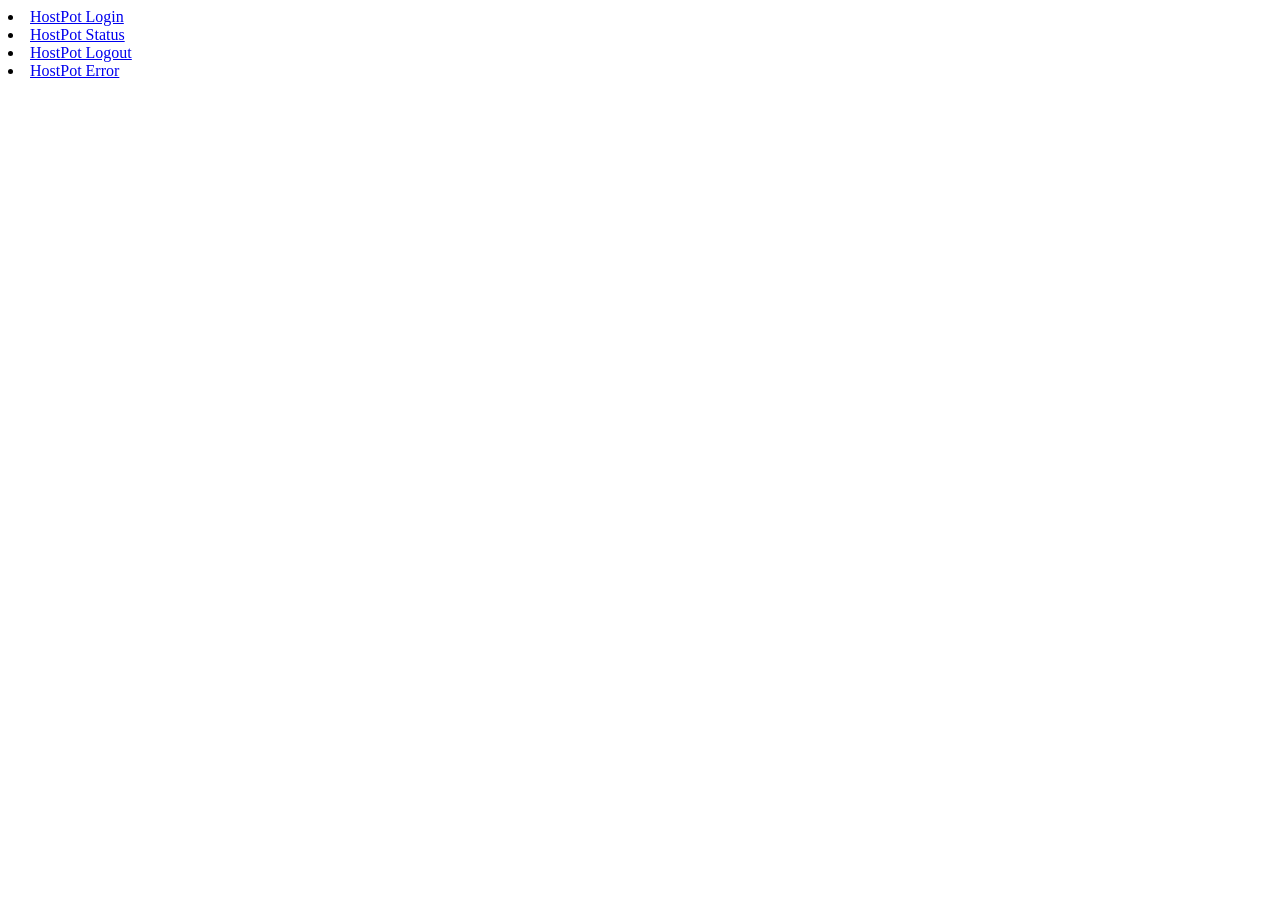
<file: Index.html>
<!-- Hostpot Login -->
 <!DOCTYPE html>
 <html lang="en">
 <head>
    <meta charset="UTF-8">
    <meta name="viewport" content="width=device-width, initial-scale=1.0">
    <title>HostPot Login</title>
 </head>
 <body>
    <li><a href="login.html">HostPot Login</a></li>
    <li><a href="status.html">HostPot Status</a></li>
    <li><a href="logout.html">HostPot Logout</a></li>
    <li><a href="error.html">HostPot Error</a></li>
 </body>
 </html>
</file>
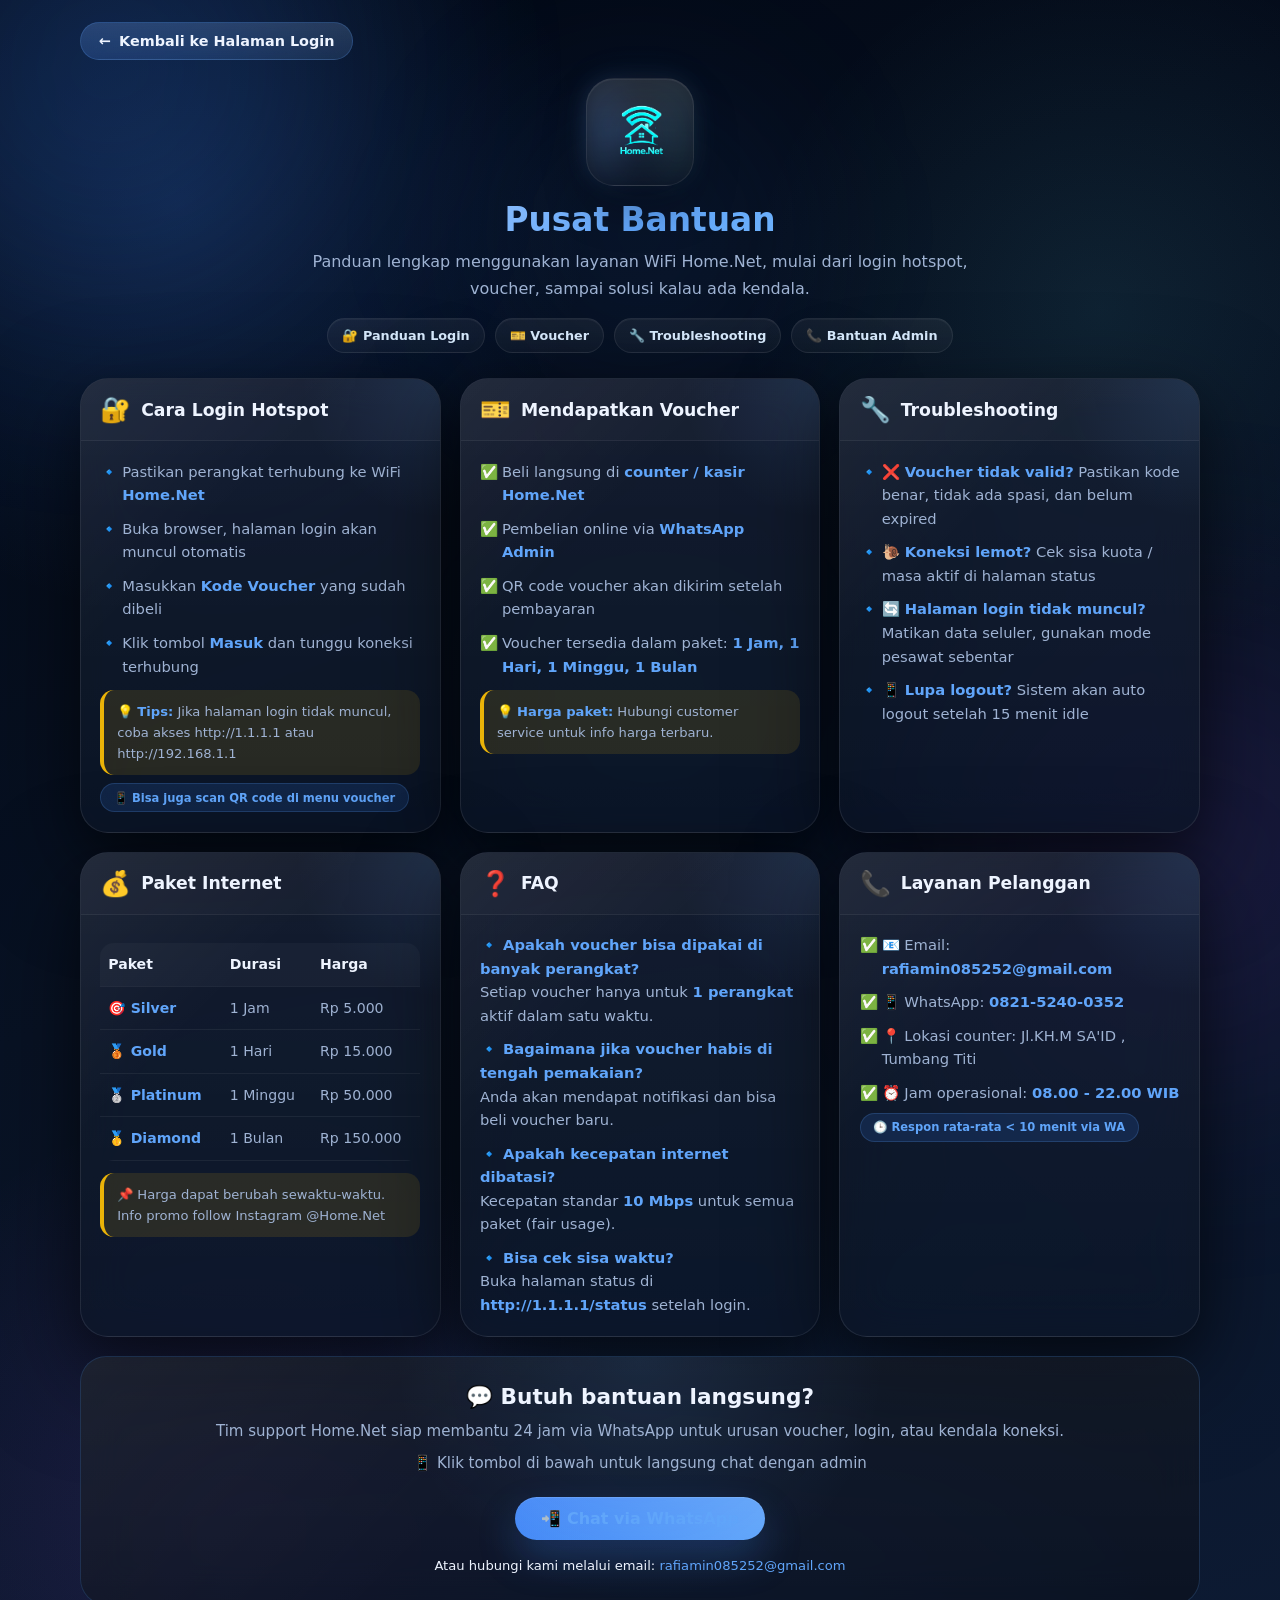
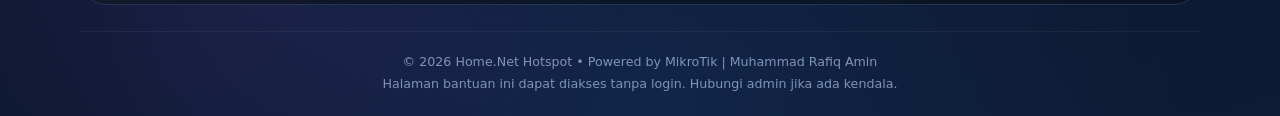
<file: help.html>
<!DOCTYPE html>
<html lang="id">
<head>
<meta charset="UTF-8" />
<meta name="viewport" content="width=device-width, initial-scale=1.0, user-scalable=yes" />
<title>Pusat Bantuan - Home.Net</title>
<link rel="icon" href="img/Home.Net.png" type="image/png" />
<link rel="stylesheet" href="css/bootstrap-icons.css">
<style>
:root{
  --bg:#020814;
  --bg-soft:#081224;
  --bg-deep:#0d1b34;
  --card:rgba(8,17,34,.78);
  --card-2:rgba(12,22,42,.84);
  --line:rgba(255,255,255,.08);
  --line-soft:rgba(255,255,255,.05);
  --text:#eef4ff;
  --muted:#9fb3d3;
  --muted-2:#7f94b8;
  --primary:#3b82f6;
  --primary-soft:#60a5fa;
  --primary-strong:#8fd0ff;
  --cyan:#67e8f9;
  --purple:#a855f7;
  --shadow:
    0 34px 100px rgba(0,0,0,.5),
    0 16px 40px rgba(0,0,0,.24);
  --radius:28px;
}

*{
  box-sizing:border-box;
  margin:0;
  padding:0;
}

html{
  -webkit-tap-highlight-color:transparent;
  scroll-behavior:smooth;
}

body{
  font-family:Inter,system-ui,-apple-system,BlinkMacSystemFont,"Segoe UI",sans-serif;
  min-height:100vh;
  min-height:100dvh;
  padding:22px;
  color:var(--text);
  background:
    radial-gradient(circle at 14% 12%, rgba(59,130,246,.18), transparent 22%),
    radial-gradient(circle at 86% 18%, rgba(103,232,249,.09), transparent 20%),
    radial-gradient(circle at 18% 88%, rgba(168,85,247,.12), transparent 22%),
    radial-gradient(circle at 50% 100%, rgba(59,130,246,.12), transparent 30%),
    linear-gradient(160deg,var(--bg),var(--bg-soft) 48%,var(--bg-deep));
  overflow-x:hidden;
  position:relative;
}

body::before,
body::after{
  content:"";
  position:fixed;
  width:460px;
  height:460px;
  border-radius:50%;
  filter:blur(115px);
  pointer-events:none;
  z-index:0;
}

body::before{
  top:-160px;
  left:-120px;
  background:rgba(59,130,246,.16);
  animation:orbFloatA 14s ease-in-out infinite;
}

body::after{
  right:-140px;
  bottom:-180px;
  background:rgba(168,85,247,.10);
  animation:orbFloatB 16s ease-in-out infinite;
}

.bg-grid{
  position:fixed;
  inset:0;
  pointer-events:none;
  z-index:0;
  opacity:.16;
  background-image:
    linear-gradient(rgba(255,255,255,.04) 1px, transparent 1px),
    linear-gradient(90deg, rgba(255,255,255,.04) 1px, transparent 1px);
  background-size:32px 32px;
  mask-image:radial-gradient(circle at center, #000 35%, transparent 92%);
}

.bg-glow{
  position:fixed;
  inset:0;
  pointer-events:none;
  z-index:0;
}

.bg-glow::before,
.bg-glow::after{
  content:"";
  position:absolute;
  border-radius:50%;
}

.bg-glow::before{
  width:360px;
  height:360px;
  top:6%;
  left:50%;
  transform:translateX(-50%);
  background:radial-gradient(circle, rgba(59,130,246,.16), transparent 70%);
  filter:blur(90px);
  animation:pulseGlow 6s ease-in-out infinite;
}

.bg-glow::after{
  width:280px;
  height:280px;
  bottom:8%;
  left:50%;
  transform:translateX(-50%);
  background:radial-gradient(circle, rgba(103,232,249,.10), transparent 70%);
  filter:blur(80px);
  animation:pulseGlow 7.5s ease-in-out infinite reverse;
}

.noise{
  position:fixed;
  inset:0;
  pointer-events:none;
  z-index:0;
  opacity:.04;
  background-image:
    radial-gradient(circle at 20% 20%, rgba(255,255,255,.8) 0.6px, transparent 0.7px),
    radial-gradient(circle at 80% 40%, rgba(255,255,255,.7) 0.6px, transparent 0.7px),
    radial-gradient(circle at 40% 80%, rgba(255,255,255,.75) 0.6px, transparent 0.7px);
  background-size:120px 120px, 170px 170px, 190px 190px;
}

/* Help Page Container */
.help-wrap{
  width:min(100%, 1120px);
  margin:0 auto;
  position:relative;
  z-index:1;
  animation:fadeSlide .9s cubic-bezier(.22,1,.36,1);
}

/* Topbar */
.topbar{
  display:flex;
  justify-content:flex-start;
  margin-bottom:18px;
}

/* Tombol Kembali */
.back-btn{
  display:inline-flex;
  align-items:center;
  gap:8px;
  background:
    linear-gradient(180deg, rgba(255,255,255,.08), rgba(255,255,255,.02)),
    linear-gradient(135deg, rgba(59,130,246,.2), rgba(96,165,250,.12));
  border:1px solid rgba(96,165,250,.22);
  border-radius:999px;
  padding:10px 18px;
  color:var(--text);
  text-decoration:none;
  font-size:.9rem;
  font-weight:700;
  transition:transform .18s ease, box-shadow .28s ease, border-color .28s ease;
  backdrop-filter:blur(10px);
  -webkit-backdrop-filter:blur(10px);
}

.back-btn:hover{
  transform:translateY(-2px);
  box-shadow:0 10px 26px rgba(59,130,246,.18);
  border-color:rgba(96,165,250,.42);
}

/* Header Help */
.help-header{
  text-align:center;
  margin-bottom:1.6rem;
}

.logo-shell{
  width:108px;
  height:108px;
  margin:0 auto 16px;
  border-radius:28px;
  position:relative;
  display:grid;
  place-items:center;
  background:
    linear-gradient(180deg, rgba(255,255,255,.1), rgba(255,255,255,.02)),
    rgba(11,18,32,.58);
  border:1px solid rgba(255,255,255,.08);
  box-shadow:
    0 22px 44px rgba(0,0,0,.28),
    inset 0 1px 0 rgba(255,255,255,.06),
    0 0 40px rgba(96,165,250,.08);
}

.logo-shell::before{
  content:"";
  position:absolute;
  inset:-1px;
  border-radius:inherit;
  background:conic-gradient(from 180deg, rgba(96,165,250,0), rgba(96,165,250,.36), rgba(255,255,255,.08), rgba(103,232,249,.16), rgba(96,165,250,0));
  filter:blur(10px);
  opacity:.55;
  animation:spinAura 8s linear infinite;
}

.logo{
  width:74px;
  height:74px;
  display:block;
  object-fit:contain;
  position:relative;
  z-index:1;
  filter:drop-shadow(0 10px 18px rgba(59,130,246,.18));
  animation:
    logoFloat 4.2s ease-in-out infinite,
    logoGlow 2.8s ease-in-out infinite alternate;
}

.help-header h1{
  font-size:2.05rem;
  line-height:1.15;
  background:linear-gradient(135deg, #eef4ff, #60a5fa, #8fd0ff);
  background-clip:text;
  -webkit-background-clip:text;
  color:transparent;
  margin-bottom:.5rem;
  font-weight:900;
}

.help-header p{
  color:var(--muted);
  font-size:1rem;
  max-width:720px;
  margin:0 auto;
  line-height:1.72;
}

.header-chips{
  display:flex;
  flex-wrap:wrap;
  justify-content:center;
  gap:10px;
  margin-top:15px;
}

.header-chip{
  display:inline-flex;
  align-items:center;
  gap:8px;
  padding:9px 14px;
  border-radius:999px;
  font-size:.8rem;
  font-weight:700;
  color:#d9ecff;
  border:1px solid rgba(255,255,255,.08);
  background:
    linear-gradient(180deg, rgba(255,255,255,.04), rgba(255,255,255,.015)),
    rgba(255,255,255,.02);
  box-shadow:inset 0 1px 0 rgba(255,255,255,.04);
}

/* Card Grid */
.help-grid{
  display:grid;
  grid-template-columns:repeat(3, minmax(0, 1fr));
  gap:1.2rem;
  margin-bottom:1.2rem;
}

.card{
  position:relative;
  background:
    linear-gradient(180deg, rgba(255,255,255,.05), rgba(255,255,255,.015)),
    var(--card);
  backdrop-filter:blur(24px) saturate(155%);
  -webkit-backdrop-filter:blur(24px) saturate(155%);
  border:1px solid rgba(255,255,255,.09);
  border-radius:var(--radius);
  box-shadow:var(--shadow);
  overflow:hidden;
  transition:transform .2s ease, box-shadow .2s ease;
  height:100%;
  display:flex;
  flex-direction:column;
}

.card::before{
  content:"";
  position:absolute;
  inset:0;
  background:
    linear-gradient(135deg, rgba(255,255,255,.05), transparent 34%),
    radial-gradient(circle at top right, rgba(96,165,250,.12), transparent 24%);
  pointer-events:none;
}

.card:hover{
  transform:translateY(-4px);
  box-shadow:
    0 24px 36px rgba(0,0,0,.28),
    0 0 18px rgba(59,130,246,.07);
}

.card-header{
  background:rgba(255,255,255,.02);
  padding:1rem 1.2rem;
  border-bottom:1px solid rgba(255,255,255,.06);
  display:flex;
  align-items:center;
  gap:10px;
  position:relative;
  z-index:1;
}

.card-header span{
  font-size:1.55rem;
  flex:0 0 auto;
}

.card-header h2{
  font-size:1.08rem;
  font-weight:800;
  color:var(--text);
  line-height:1.3;
}

.card-body{
  position:relative;
  z-index:1;
  padding:1.15rem 1.2rem 1.2rem;
  color:var(--muted);
  line-height:1.6;
  font-size:.92rem;
  flex:1;
}

.card-body p{
  margin-bottom:10px;
}

.card-body p:last-child{
  margin-bottom:0;
}

.card-body strong{
  color:var(--primary-soft);
}

.step-list, .info-list{
  list-style:none;
}

.step-list li, .info-list li{
  margin-bottom:10px;
  padding-left:22px;
  position:relative;
}

.step-list li:last-child,
.info-list li:last-child{
  margin-bottom:0;
}

.step-list li::before{
  content:"🔹";
  position:absolute;
  left:0;
  color:var(--primary-soft);
}

.info-list li::before{
  content:"✅";
  position:absolute;
  left:0;
}

.badge{
  display:inline-block;
  background:rgba(59,130,246,.15);
  padding:.28rem .8rem;
  border-radius:30px;
  font-size:.72rem;
  font-weight:700;
  color:var(--primary-soft);
  border:1px solid rgba(96,165,250,.2);
  margin-top:8px;
}

.alert-note{
  background:rgba(234,179,8,.12);
  border-left:4px solid #eab308;
  padding:11px 13px;
  border-radius:14px;
  font-size:.82rem;
  margin-top:12px;
  color:var(--muted);
  line-height:1.6;
}

table{
  width:100%;
  border-collapse:collapse;
  margin-top:10px;
  border-radius:14px;
  overflow:hidden;
}

th, td{
  text-align:left;
  padding:10px 8px;
  border-bottom:1px solid rgba(255,255,255,.06);
  color:var(--muted);
  font-size:.88rem;
}

th{
  background:rgba(255,255,255,.03);
  font-weight:700;
  color:var(--text);
}

tbody tr:hover{
  background:rgba(255,255,255,.02);
}

/* Contact Section */
.contact-section{
  position:relative;
  background:
    linear-gradient(180deg, rgba(255,255,255,.04), rgba(255,255,255,.01)),
    rgba(8,14,26,.7);
  backdrop-filter:blur(20px);
  -webkit-backdrop-filter:blur(20px);
  border:1px solid rgba(96,165,250,.2);
  border-radius:26px;
  padding:1.7rem 1.5rem;
  margin-top:.4rem;
  text-align:center;
  overflow:hidden;
}

.contact-section::before{
  content:"";
  position:absolute;
  inset:0;
  background:
    radial-gradient(circle at top center, rgba(96,165,250,.12), transparent 40%),
    linear-gradient(135deg, rgba(255,255,255,.04), transparent 40%);
  pointer-events:none;
}

.contact-section h3{
  position:relative;
  z-index:1;
  font-size:1.35rem;
  margin-bottom:10px;
  color:var(--text);
  font-weight:900;
}

.contact-section p{
  position:relative;
  z-index:1;
  color:var(--muted);
  margin-bottom:7px;
  line-height:1.65;
  font-size:.94rem;
}

.contact-section a{
  color:var(--primary-soft);
  text-decoration:none;
}

.contact-section a:hover{
  text-decoration:underline;
  color:var(--primary-strong);
}

.btn-help{
  display:inline-flex;
  align-items:center;
  justify-content:center;
  gap:8px;
  background:
    linear-gradient(180deg, rgba(255,255,255,.08), rgba(255,255,255,.02)),
    linear-gradient(135deg,var(--primary),var(--primary-soft));
  border:none;
  padding:12px 26px;
  border-radius:999px;
  color:#fff;
  font-weight:800;
  cursor:pointer;
  margin-top:14px;
  transition:transform .18s ease, box-shadow .25s ease, filter .25s ease;
  text-decoration:none;
  box-shadow:
    0 18px 38px rgba(59,130,246,.25),
    inset 0 1px 0 rgba(255,255,255,.12);
}

.btn-help:hover{
  transform:translateY(-2px);
  box-shadow:0 18px 38px rgba(59,130,246,.3);
  filter:saturate(1.05);
}

.contact-links{
  position:relative;
  z-index:1;
  margin-top:.95rem;
  font-size:.82rem;
  line-height:1.7;
}

/* Footer */
.footer-note{
  text-align:center;
  margin-top:1.6rem;
  padding-top:1.2rem;
  border-top:1px solid rgba(255,255,255,.06);
  color:var(--muted-2);
  font-size:.79rem;
  line-height:1.7;
}

/* Animations */
@keyframes fadeSlide{
  from{
    opacity:0;
    transform:translateY(26px) scale(.985);
  }
  to{
    opacity:1;
    transform:translateY(0) scale(1);
  }
}

@keyframes pulseGlow{
  0%,100%{
    transform:translateX(-50%) scale(1);
    opacity:.82;
  }
  50%{
    transform:translateX(-50%) scale(1.08);
    opacity:1;
  }
}

@keyframes spinAura{
  to{ transform:rotate(360deg); }
}

@keyframes orbFloatA{
  0%,100%{ transform:translate(0,0) scale(1); }
  50%{ transform:translate(24px,18px) scale(1.08); }
}

@keyframes orbFloatB{
  0%,100%{ transform:translate(0,0) scale(1); }
  50%{ transform:translate(-20px,-14px) scale(1.06); }
}

@keyframes logoFloat{
  0%,100%{
    transform:translateY(0) scale(1) rotate(0deg);
  }
  25%{
    transform:translateY(-5px) scale(1.02) rotate(-1.5deg);
  }
  50%{
    transform:translateY(-9px) scale(1.035) rotate(0deg);
  }
  75%{
    transform:translateY(-5px) scale(1.02) rotate(1.5deg);
  }
}

@keyframes logoGlow{
  0%{
    filter:drop-shadow(0 0 0 rgba(96,165,250,.0));
  }
  100%{
    filter:drop-shadow(0 0 16px rgba(96,165,250,.46));
  }
}

/* Desktop medium */
@media (max-width:1024px){
  .help-wrap{
    width:min(100%, 980px);
  }

  .help-grid{
    grid-template-columns:repeat(2, minmax(0, 1fr));
  }
}

/* Responsive */
@media (max-width:768px){
  body{
    padding:14px;
  }

  .help-grid{
    grid-template-columns:1fr;
    gap:1.2rem;
  }

  .help-header h1{
    font-size:1.7rem;
  }

  .help-header p{
    font-size:.93rem;
  }

  .card-header h2{
    font-size:1.08rem;
  }

  .card-header span{
    font-size:1.5rem;
  }

  .card-body{
    padding:1.2rem;
    font-size:.9rem;
  }

  .contact-section{
    padding:1.5rem;
  }

  .contact-section h3{
    font-size:1.2rem;
  }

  th, td{
    font-size:.8rem;
    padding:8px 4px;
  }
}

@media (max-width:480px){
  .logo-shell{
    width:86px;
    height:86px;
  }

  .logo{
    width:58px;
    height:58px;
  }

  .back-btn{
    padding:8px 15px;
    font-size:.8rem;
  }

  .header-chips{
    gap:8px;
  }

  .header-chip{
    font-size:.75rem;
    padding:8px 12px;
  }

  table{
    display:block;
    overflow-x:auto;
  }
}
</style>
</head>
<body>
<div class="bg-grid"></div>
<div class="bg-glow"></div>
<div class="noise"></div>

<div class="help-wrap">
  <div class="topbar">
    <a href="login.html" class="back-btn">
      <span>←</span> Kembali ke Halaman Login
    </a>
  </div>

  <div class="help-header">
    <div class="logo-shell">
      <img class="logo" src="img/Home.Net.png" alt="Home.Net">
    </div>
    <h1>Pusat Bantuan</h1>
    <p>Panduan lengkap menggunakan layanan WiFi Home.Net, mulai dari login hotspot, voucher, sampai solusi kalau ada kendala.</p>

    <div class="header-chips">
      <div class="header-chip">🔐 Panduan Login</div>
      <div class="header-chip">🎫 Voucher</div>
      <div class="header-chip">🔧 Troubleshooting</div>
      <div class="header-chip">📞 Bantuan Admin</div>
    </div>
  </div>

  <div class="help-grid">
    <div class="card">
      <div class="card-header">
        <span>🔐</span>
        <h2>Cara Login Hotspot</h2>
      </div>
      <div class="card-body">
        <ul class="step-list">
          <li>Pastikan perangkat terhubung ke WiFi <strong>Home.Net</strong></li>
          <li>Buka browser, halaman login akan muncul otomatis</li>
          <li>Masukkan <strong>Kode Voucher</strong> yang sudah dibeli</li>
          <li>Klik tombol <strong>Masuk</strong> dan tunggu koneksi terhubung</li>
        </ul>
        <div class="alert-note">
          💡 <strong>Tips:</strong> Jika halaman login tidak muncul, coba akses http://1.1.1.1 atau http://192.168.1.1
        </div>
        <div class="badge">📱 Bisa juga scan QR code di menu voucher</div>
      </div>
    </div>

    <div class="card">
      <div class="card-header">
        <span>🎫</span>
        <h2>Mendapatkan Voucher</h2>
      </div>
      <div class="card-body">
        <ul class="info-list">
          <li>Beli langsung di <strong>counter / kasir Home.Net</strong></li>
          <li>Pembelian online via <strong>WhatsApp Admin</strong></li>
          <li>QR code voucher akan dikirim setelah pembayaran</li>
          <li>Voucher tersedia dalam paket: <strong>1 Jam, 1 Hari, 1 Minggu, 1 Bulan</strong></li>
        </ul>
        <div class="alert-note">
          💡 <strong>Harga paket:</strong> Hubungi customer service untuk info harga terbaru.
        </div>
      </div>
    </div>

    <div class="card">
      <div class="card-header">
        <span>🔧</span>
        <h2>Troubleshooting</h2>
      </div>
      <div class="card-body">
        <ul class="step-list">
          <li><strong>❌ Voucher tidak valid?</strong> Pastikan kode benar, tidak ada spasi, dan belum expired</li>
          <li><strong>🐌 Koneksi lemot?</strong> Cek sisa kuota / masa aktif di halaman status</li>
          <li><strong>🔄 Halaman login tidak muncul?</strong> Matikan data seluler, gunakan mode pesawat sebentar</li>
          <li><strong>📱 Lupa logout?</strong> Sistem akan auto logout setelah 15 menit idle</li>
        </ul>
      </div>
    </div>
  </div>

  <div class="help-grid">
    <div class="card">
      <div class="card-header">
        <span>💰</span>
        <h2>Paket Internet</h2>
      </div>
      <div class="card-body">
        <table>
          <thead>
            <tr><th>Paket</th><th>Durasi</th><th>Harga</th></tr>
          </thead>
          <tbody>
            <tr><td>🎯 <strong>Silver</strong></td><td>1 Jam</td><td>Rp 5.000</td></tr>
            <tr><td>🥉 <strong>Gold</strong></td><td>1 Hari</td><td>Rp 15.000</td></tr>
            <tr><td>🥈 <strong>Platinum</strong></td><td>1 Minggu</td><td>Rp 50.000</td></tr>
            <tr><td>🥇 <strong>Diamond</strong></td><td>1 Bulan</td><td>Rp 150.000</td></tr>
          </tbody>
        </table>
        <div class="alert-note">
          📌 Harga dapat berubah sewaktu-waktu. Info promo follow Instagram @Home.Net
        </div>
      </div>
    </div>

    <div class="card">
      <div class="card-header">
        <span>❓</span>
        <h2>FAQ</h2>
      </div>
      <div class="card-body">
        <p><strong>🔹 Apakah voucher bisa dipakai di banyak perangkat?</strong><br>
        Setiap voucher hanya untuk <strong>1 perangkat</strong> aktif dalam satu waktu.</p>
        <p><strong>🔹 Bagaimana jika voucher habis di tengah pemakaian?</strong><br>
        Anda akan mendapat notifikasi dan bisa beli voucher baru.</p>
        <p><strong>🔹 Apakah kecepatan internet dibatasi?</strong><br>
        Kecepatan standar <strong>10 Mbps</strong> untuk semua paket (fair usage).</p>
        <p><strong>🔹 Bisa cek sisa waktu?</strong><br>
        Buka halaman status di <strong>http://1.1.1.1/status</strong> setelah login.</p>
      </div>
    </div>

    <div class="card">
      <div class="card-header">
        <span>📞</span>
        <h2>Layanan Pelanggan</h2>
      </div>
      <div class="card-body">
        <ul class="info-list">
          <li>📧 Email: <strong>rafiamin085252@gmail.com</strong></li>
          <li>📱 WhatsApp: <strong>0821-5240-0352</strong></li>
          <li>📍 Lokasi counter: Jl.KH.M SA'ID , Tumbang Titi</li>
          <li>⏰ Jam operasional: <strong>08.00 - 22.00 WIB</strong></li>
        </ul>
        <div class="badge">🕒 Respon rata-rata &lt; 10 menit via WA</div>
      </div>
    </div>
  </div>

  <div class="contact-section">
    <h3>💬 Butuh bantuan langsung?</h3>
    <p>Tim support Home.Net siap membantu 24 jam via WhatsApp untuk urusan voucher, login, atau kendala koneksi.</p>
    <p>📱 Klik tombol di bawah untuk langsung chat dengan admin</p>
    <a href="https://wa.me/6282152400352?text=Halo%20Home.Net,%20saya%20butuh%20bantuan%20voucher" class="btn-help">
      📲 Chat via WhatsApp
    </a>
    <div class="contact-links">
      Atau hubungi kami melalui email: <a href="mailto:rafiamin085252@gmail.com">rafiamin085252@gmail.com</a>
    </div>
  </div>

  <div class="footer-note">
    © 2026 Home.Net Hotspot • Powered by MikroTik | Muhammad Rafiq Amin<br>
    Halaman bantuan ini dapat diakses tanpa login. Hubungi admin jika ada kendala.
  </div>
</div>

<script>
const cards = document.querySelectorAll('.card');
const reduceMotion = window.matchMedia('(prefers-reduced-motion: reduce)').matches;

if (!reduceMotion && window.innerWidth > 768) {
  cards.forEach(card => {
    card.addEventListener('mousemove', (e) => {
      const rect = card.getBoundingClientRect();
      const x = e.clientX - rect.left;
      const y = e.clientY - rect.top;
      const px = x / rect.width;
      const py = y / rect.height;
      const ry = (px - 0.5) * 4;
      const rx = (0.5 - py) * 4;
      card.style.transform = `perspective(1000px) rotateX(${rx}deg) rotateY(${ry}deg) translateY(-4px)`;
    });

    card.addEventListener('mouseleave', () => {
      card.style.transform = '';
    });
  });
}
</script>
</body>
</html>
</file>
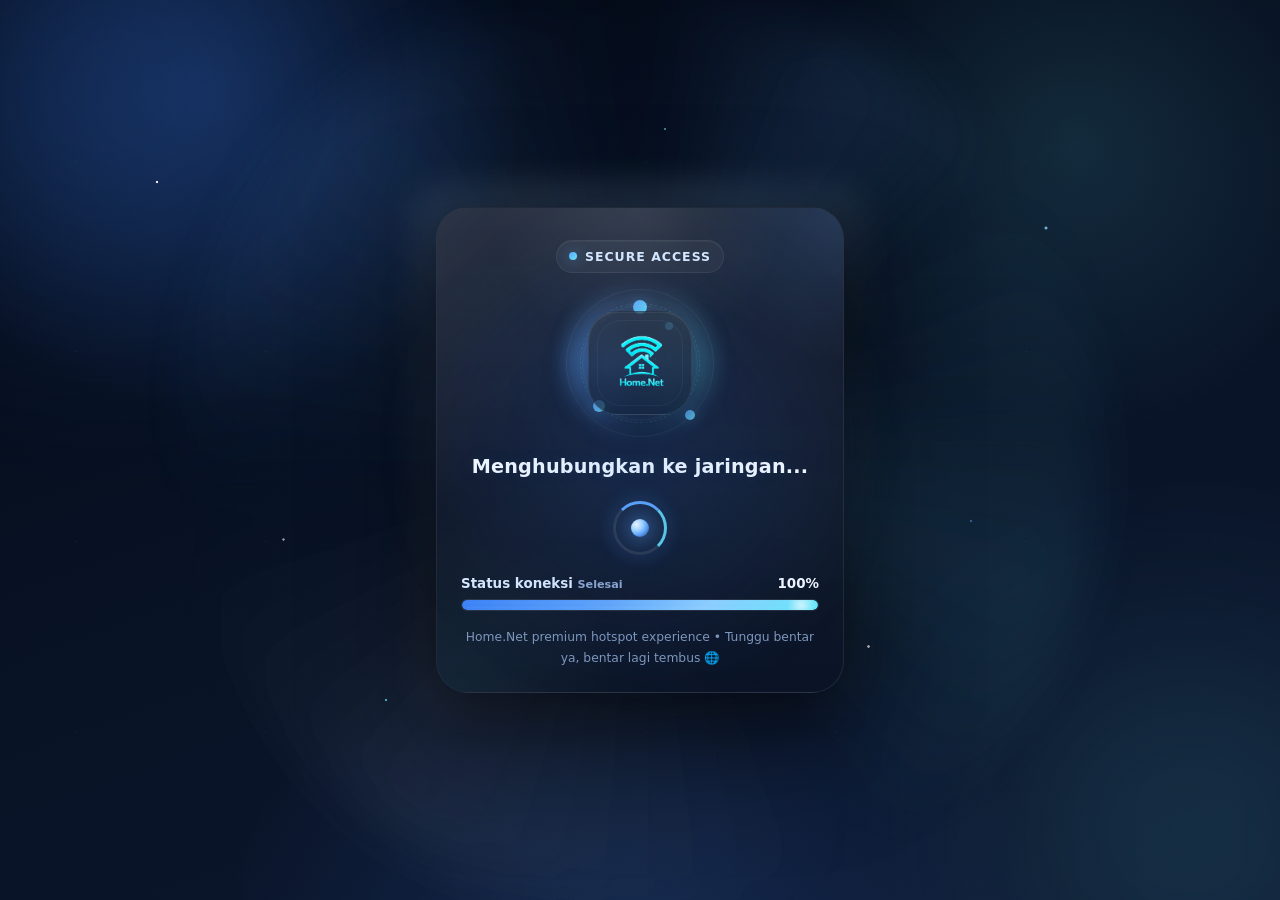
<file: loding.html>
<!DOCTYPE html>
<html lang="id">
<head>
<meta charset="UTF-8" />
<meta name="viewport" content="width=device-width, initial-scale=1.0" />
<title>Loading - Home.Net</title>
<link rel="icon" href="img/Home.Net.png" type="image/png" />
<style>
:root{
  --bg:#020712;
  --bg-soft:#081224;
  --bg-deep:#0d1830;
  --text:#eef4ff;
  --muted:#a9bfdc;
  --line:rgba(255,255,255,.08);
  --line-soft:rgba(255,255,255,.05);
  --primary:#3b82f6;
  --primary-soft:#60a5fa;
  --primary-strong:#8fd0ff;
  --cyan:#67e8f9;
  --shadow:
    0 42px 120px rgba(0,0,0,.55),
    0 18px 50px rgba(0,0,0,.28);
}

*{box-sizing:border-box;margin:0;padding:0}
html,body{width:100%;height:100%}
body{
  font-family:Inter,system-ui,-apple-system,BlinkMacSystemFont,"Segoe UI",sans-serif;
  background:
    radial-gradient(circle at 16% 10%, rgba(59,130,246,.22), transparent 24%),
    radial-gradient(circle at 84% 16%, rgba(103,232,249,.12), transparent 22%),
    radial-gradient(circle at 50% 110%, rgba(59,130,246,.18), transparent 36%),
    linear-gradient(160deg,var(--bg),var(--bg-soft) 45%,var(--bg-deep));
  overflow:hidden;
}

#loadingBox{
  position:fixed;
  inset:0;
  display:flex;
  align-items:center;
  justify-content:center;
  z-index:999;
  opacity:1;
  pointer-events:auto;
  transition:opacity .34s ease;
}
#loadingBox.is-hidden{
  opacity:0;
  pointer-events:none;
}

.loading-bg{
  position:absolute;
  inset:0;
  background:
    radial-gradient(circle at 16% 10%, rgba(59,130,246,.22), transparent 24%),
    radial-gradient(circle at 84% 16%, rgba(103,232,249,.12), transparent 22%),
    radial-gradient(circle at 50% 110%, rgba(59,130,246,.18), transparent 36%),
    linear-gradient(160deg,var(--bg),var(--bg-soft) 45%,var(--bg-deep));
  overflow:hidden;
}
.loading-bg::before,
.loading-bg::after{
  content:"";
  position:absolute;
  border-radius:50%;
  filter:blur(110px);
  opacity:.9;
}
.loading-bg::before{
  width:420px;
  height:420px;
  top:-120px;
  left:-100px;
  background:rgba(59,130,246,.22);
  animation:orbFloatA 12s ease-in-out infinite;
}
.loading-bg::after{
  width:380px;
  height:380px;
  right:-100px;
  bottom:-120px;
  background:rgba(103,232,249,.14);
  animation:orbFloatB 14s ease-in-out infinite;
}

.loading-grid,
.loading-noise,
.loading-rays,
.loading-stars{
  position:absolute;
  inset:0;
  pointer-events:none;
}

.loading-grid{
  opacity:.14;
  background-image:
    linear-gradient(rgba(255,255,255,.045) 1px, transparent 1px),
    linear-gradient(90deg, rgba(255,255,255,.045) 1px, transparent 1px);
  background-size:34px 34px;
  mask-image:radial-gradient(circle at center, #000 34%, transparent 90%);
}

.loading-noise{
  opacity:.05;
  background-image:
    radial-gradient(circle at 20% 20%, rgba(255,255,255,.85) .6px, transparent .7px),
    radial-gradient(circle at 80% 30%, rgba(255,255,255,.7) .6px, transparent .7px),
    radial-gradient(circle at 40% 85%, rgba(255,255,255,.8) .6px, transparent .7px);
  background-size:120px 120px, 170px 170px, 190px 190px;
}

.loading-rays::before,
.loading-rays::after{
  content:"";
  position:absolute;
  left:50%;
  top:50%;
  width:72vmax;
  height:72vmax;
  transform:translate(-50%,-50%);
  border-radius:50%;
  background:
    conic-gradient(
      from 0deg,
      transparent 0deg,
      rgba(96,165,250,.08) 28deg,
      transparent 52deg,
      rgba(103,232,249,.06) 110deg,
      transparent 150deg,
      rgba(255,255,255,.04) 212deg,
      transparent 260deg,
      rgba(96,165,250,.07) 320deg,
      transparent 360deg
    );
  filter:blur(28px);
}
.loading-rays::before{animation:spinSlow 18s linear infinite}
.loading-rays::after{animation:spinSlowReverse 24s linear infinite; opacity:.6}

.loading-stars::before,
.loading-stars::after{
  content:"";
  position:absolute;
  inset:0;
  background-repeat:no-repeat;
}
.loading-stars::before{
  background-image:
    radial-gradient(circle, rgba(255,255,255,.9) 0 1px, transparent 1.6px),
    radial-gradient(circle, rgba(143,208,255,.8) 0 1.2px, transparent 1.8px),
    radial-gradient(circle, rgba(103,232,249,.7) 0 1px, transparent 1.6px),
    radial-gradient(circle, rgba(255,255,255,.75) 0 1px, transparent 1.6px);
  background-size:8px 8px, 10px 10px, 8px 8px, 9px 9px;
  background-position:12% 20%, 82% 25%, 30% 78%, 68% 72%;
  animation:starBlink 3.2s ease-in-out infinite;
}
.loading-stars::after{
  background-image:
    radial-gradient(circle, rgba(255,255,255,.55) 0 .9px, transparent 1.5px),
    radial-gradient(circle, rgba(96,165,250,.45) 0 .9px, transparent 1.5px),
    radial-gradient(circle, rgba(103,232,249,.5) 0 .9px, transparent 1.5px);
  background-size:7px 7px, 8px 8px, 8px 8px;
  background-position:22% 60%, 76% 58%, 52% 14%;
  animation:starBlink 4.8s ease-in-out infinite reverse;
}

.loading-shell{
  position:relative;
  width:min(92vw, 440px);
  padding:16px;
}
.loading-shell::before{
  content:"";
  position:absolute;
  inset:-10px;
  border-radius:38px;
  background:
    radial-gradient(circle at top, rgba(143,208,255,.13), transparent 46%),
    linear-gradient(135deg, rgba(255,255,255,.07), rgba(255,255,255,.01));
  filter:blur(14px);
  opacity:.85;
}
.loading-shell::after{
  content:"";
  position:absolute;
  inset:-36px;
  border-radius:48px;
  background:radial-gradient(circle at center, rgba(59,130,246,.16), transparent 62%);
  filter:blur(26px);
  animation:wrapAura 5.6s ease-in-out infinite;
}

.loading-card{
  position:relative;
  width:100%;
  overflow:hidden;
  border-radius:32px;
  border:1px solid var(--line);
  background:
    linear-gradient(180deg, rgba(255,255,255,.055), rgba(255,255,255,.012)),
    linear-gradient(180deg, rgba(13,21,39,.92), rgba(8,15,30,.84));
  backdrop-filter:blur(26px) saturate(165%);
  -webkit-backdrop-filter:blur(26px) saturate(165%);
  box-shadow:var(--shadow);
  padding:32px 24px 24px;
  text-align:center;
  color:var(--text);
}
.loading-card::before{
  content:"";
  position:absolute;
  inset:0;
  background:
    linear-gradient(135deg, rgba(255,255,255,.08), transparent 34%),
    radial-gradient(circle at top right, rgba(96,165,250,.18), transparent 24%),
    radial-gradient(circle at bottom left, rgba(103,232,249,.08), transparent 28%);
  pointer-events:none;
}
.loading-card::after{
  content:"";
  position:absolute;
  inset:-24%;
  background:radial-gradient(circle at 50% 16%, rgba(255,255,255,.1), transparent 22%);
  pointer-events:none;
}

.loading-topline{
  position:relative;
  z-index:2;
  display:inline-flex;
  align-items:center;
  gap:8px;
  margin-bottom:16px;
  padding:8px 12px;
  border-radius:999px;
  border:1px solid rgba(255,255,255,.07);
  background:rgba(255,255,255,.04);
  box-shadow:inset 0 1px 0 rgba(255,255,255,.04);
  color:#d8eaff;
  font-size:.78rem;
  font-weight:800;
  letter-spacing:.08em;
  text-transform:uppercase;
}
.loading-topline .dot{
  width:8px;
  height:8px;
  border-radius:50%;
  background:linear-gradient(135deg, var(--primary-soft), var(--cyan));
  box-shadow:0 0 14px rgba(96,165,250,.65);
  animation:dotPulse 1.8s ease-in-out infinite;
}

.loading-logo-zone{
  position:relative;
  z-index:2;
  width:148px;
  height:148px;
  margin:0 auto 18px;
  display:grid;
  place-items:center;
}
.loading-logo-zone::before,
.loading-logo-zone::after{
  content:"";
  position:absolute;
  inset:0;
  border-radius:50%;
}
.loading-logo-zone::before{
  background:conic-gradient(from 180deg, rgba(96,165,250,0), rgba(96,165,250,.6), rgba(255,255,255,.08), rgba(103,232,249,.32), rgba(96,165,250,0));
  filter:blur(10px);
  opacity:.78;
  animation:spinAura 8s linear infinite;
}
.loading-logo-zone::after{
  inset:16px;
  border:1px solid rgba(255,255,255,.06);
  box-shadow:0 0 0 1px rgba(255,255,255,.02) inset;
}

.orbit,
.orbit::before,
.orbit::after{
  position:absolute;
  inset:0;
  border-radius:50%;
}
.orbit{
  border:1px solid rgba(255,255,255,.06);
  animation:spinSlow 10s linear infinite;
}
.orbit::before,
.orbit::after{
  content:"";
  inset:auto;
  width:14px;
  height:14px;
  border-radius:50%;
  background:linear-gradient(135deg, var(--primary-soft), var(--cyan));
  box-shadow:0 0 16px rgba(96,165,250,.45);
}
.orbit::before{top:10px; left:50%; transform:translateX(-50%)}
.orbit::after{bottom:16px; right:18px; width:10px; height:10px; opacity:.86}
.orbit.orbit-2{
  inset:14px;
  border-style:dashed;
  border-color:rgba(103,232,249,.16);
  animation-duration:13s;
  animation-direction:reverse;
}
.orbit.orbit-2::before{top:auto; bottom:10px; left:18px; width:12px; height:12px}
.orbit.orbit-2::after{top:18px; right:26px; bottom:auto; width:8px; height:8px}

.loading-logo-wrap{
  position:relative;
  z-index:2;
  width:104px;
  height:104px;
  border-radius:30px;
  display:grid;
  place-items:center;
  background:
    linear-gradient(180deg, rgba(255,255,255,.11), rgba(255,255,255,.02)),
    rgba(9,17,31,.72);
  border:1px solid rgba(255,255,255,.08);
  box-shadow:
    0 24px 46px rgba(0,0,0,.28),
    inset 0 1px 0 rgba(255,255,255,.06),
    0 0 46px rgba(96,165,250,.12);
}
.loading-logo-wrap::before{
  content:"";
  position:absolute;
  inset:8px;
  border-radius:24px;
  border:1px solid rgba(255,255,255,.05);
}
.loading-logo{
  width:76px;
  height:76px;
  display:block;
  object-fit:contain;
  filter:drop-shadow(0 12px 22px rgba(59,130,246,.22));
  animation:logoFloat 4s ease-in-out infinite, logoGlow 2.8s ease-in-out infinite alternate;
}

.loading-text,
.loading-subtext,
.loading-progress-meta,
.progress-wrap,
.loading-footer,
.loading-pills{
  position:relative;
  z-index:2;
}
.loading-text{
  font-size:1.2rem;
  font-weight:900;
  letter-spacing:.01em;
  color:#f7fbff;
  text-shadow:0 0 18px rgba(96,165,250,.12);
}
.loading-subtext{
  margin-top:8px;
  font-size:.92rem;
  color:var(--muted);
  line-height:1.7;
}

.loading-pills{
  display:flex;
  justify-content:center;
  flex-wrap:wrap;
  gap:10px;
  margin-top:18px;
}
.loading-pill{
  min-width:92px;
  padding:9px 12px;
  border-radius:14px;
  border:1px solid rgba(255,255,255,.06);
  background:
    linear-gradient(180deg, rgba(255,255,255,.04), rgba(255,255,255,.015)),
    rgba(255,255,255,.02);
  color:#d8e7ff;
  font-size:.8rem;
  font-weight:800;
  letter-spacing:.02em;
  box-shadow:inset 0 1px 0 rgba(255,255,255,.03);
}

.spinner-wrap{
  position:relative;
  z-index:2;
  width:64px;
  height:64px;
  margin:18px auto 10px;
  display:grid;
  place-items:center;
}
.spinner-wrap::before{
  content:"";
  position:absolute;
  inset:-8px;
  border-radius:50%;
  background:radial-gradient(circle, rgba(96,165,250,.18), transparent 65%);
  filter:blur(10px);
}
.spinner{
  width:54px;
  height:54px;
  border:3px solid rgba(255,255,255,.10);
  border-top-color:var(--primary-soft);
  border-right-color:rgba(103,232,249,.9);
  border-radius:50%;
  animation:spin 1s linear infinite;
  box-shadow:0 0 20px rgba(59,130,246,.14);
}
.spinner-core{
  position:absolute;
  width:18px;
  height:18px;
  border-radius:50%;
  background:radial-gradient(circle at 30% 30%, #fff, #a8dbff 35%, #60a5fa 60%, rgba(59,130,246,.12) 100%);
  box-shadow:0 0 18px rgba(96,165,250,.5);
  animation:corePulse 1.8s ease-in-out infinite;
}

.loading-progress-meta{
  display:flex;
  align-items:center;
  justify-content:space-between;
  gap:12px;
  margin-top:16px;
  margin-bottom:8px;
  color:#d9e9ff;
  font-size:.84rem;
  font-weight:800;
}
.loading-progress-meta small{
  color:#8ea8ce;
  font-weight:700;
}
.loading-percent{
  min-width:44px;
  text-align:right;
  color:#f1f7ff;
}

.progress-wrap{
  width:100%;
  height:12px;
  border-radius:999px;
  background:rgba(255,255,255,.05);
  overflow:hidden;
  border:1px solid var(--line-soft);
  position:relative;
  box-shadow:inset 0 1px 0 rgba(255,255,255,.03);
}
.progress-wrap::before{
  content:"";
  position:absolute;
  inset:0;
  background:linear-gradient(90deg, transparent, rgba(255,255,255,.08), transparent);
  animation:progressShine 2.2s linear infinite;
}
.progress-wrap::after{
  content:"";
  position:absolute;
  inset:2px;
  border-radius:999px;
  border:1px solid rgba(255,255,255,.03);
  pointer-events:none;
}
.progress-bar{
  width:0%;
  height:100%;
  border-radius:999px;
  background:linear-gradient(135deg,#3b82f6,#60a5fa 40%,#8fd0ff 68%,#67e8f9);
  box-shadow:
    0 0 22px rgba(59,130,246,.34),
    0 0 34px rgba(103,232,249,.12);
  transition:width .25s linear;
  position:relative;
  overflow:hidden;
}
.progress-bar::before{
  content:"";
  position:absolute;
  inset:0;
  background:linear-gradient(90deg, rgba(255,255,255,.0), rgba(255,255,255,.42), rgba(255,255,255,.0));
  transform:translateX(-100%);
  animation:barSheen 1.8s linear infinite;
}
.progress-bar::after{
  content:"";
  position:absolute;
  top:50%;
  right:4px;
  width:26px;
  height:26px;
  border-radius:50%;
  transform:translateY(-50%);
  background:radial-gradient(circle, rgba(255,255,255,.9), rgba(255,255,255,.12) 65%, transparent 72%);
  filter:blur(1px);
  opacity:.75;
}

.loading-footer{
  margin-top:16px;
  color:#7f97bc;
  font-size:.77rem;
  line-height:1.7;
}

@keyframes spin{0%{transform:rotate(0)}100%{transform:rotate(360deg)}}
@keyframes spinSlow{0%{transform:rotate(0)}100%{transform:rotate(360deg)}}
@keyframes spinSlowReverse{0%{transform:rotate(360deg)}100%{transform:rotate(0)}}
@keyframes orbFloatA{0%,100%{transform:translate(0,0) scale(1)}50%{transform:translate(28px,18px) scale(1.08)}}
@keyframes orbFloatB{0%,100%{transform:translate(0,0) scale(1)}50%{transform:translate(-22px,-16px) scale(1.06)}}
@keyframes logoFloat{0%,100%{transform:translateY(0) scale(1) rotate(0deg)}25%{transform:translateY(-5px) scale(1.02) rotate(-1.5deg)}50%{transform:translateY(-9px) scale(1.035) rotate(0deg)}75%{transform:translateY(-5px) scale(1.02) rotate(1.5deg)}}
@keyframes logoGlow{0%{filter:drop-shadow(0 0 0 rgba(96,165,250,0))}100%{filter:drop-shadow(0 0 16px rgba(96,165,250,.46))}}
@keyframes spinAura{to{transform:rotate(360deg)}}
@keyframes progressShine{from{transform:translateX(-100%)}to{transform:translateX(100%)}}
@keyframes barSheen{from{transform:translateX(-100%)}to{transform:translateX(220%)}}
@keyframes wrapAura{0%,100%{opacity:.65;transform:scale(1)}50%{opacity:1;transform:scale(1.04)}}
@keyframes corePulse{0%,100%{transform:scale(1); box-shadow:0 0 18px rgba(96,165,250,.4)}50%{transform:scale(1.14); box-shadow:0 0 24px rgba(96,165,250,.62)}}
@keyframes dotPulse{0%,100%{transform:scale(1); opacity:.85}50%{transform:scale(1.22); opacity:1}}
@keyframes starBlink{0%,100%{opacity:.55}50%{opacity:1}}

@media (max-width:480px){
  .loading-shell{width:min(94vw, 420px); padding:10px}
  .loading-card{padding:26px 16px 20px; border-radius:26px}
  .loading-logo-zone{width:126px; height:126px; margin-bottom:14px}
  .loading-logo-wrap{width:92px; height:92px; border-radius:24px}
  .loading-logo{width:68px; height:68px}
  .loading-text{font-size:1.08rem}
  .loading-subtext{font-size:.88rem}
  .loading-pills{gap:8px}
  .loading-pill{font-size:.75rem; min-width:84px; padding:8px 10px}
  .spinner-wrap{margin:16px auto 8px}
  .spinner{width:50px; height:50px}
  .loading-progress-meta{font-size:.8rem}
  .loading-footer{font-size:.74rem}
}
</style>
</head>
<body>
<div id="loadingBox">
  <div class="loading-bg"></div>
  <div class="loading-grid"></div>
  <div class="loading-rays"></div>
  <div class="loading-stars"></div>
  <div class="loading-noise"></div>

  <div class="loading-shell">
    <div class="loading-card">
      <div class="loading-topline">
        <span class="dot"></span>
        <span>Secure Access</span>
      </div>

      <div class="loading-logo-zone">
        <div class="orbit"></div>
        <div class="orbit orbit-2"></div>
        <div class="loading-logo-wrap">
          <img class="loading-logo" src="img/Home.Net.png" alt="Home.Net">
        </div>
      </div>

      <div class="loading-text">Menghubungkan ke jaringan...</div>
      <div class="spinner-wrap">
        <div class="spinner"></div>
        <div class="spinner-core"></div>
      </div>

      <div class="loading-progress-meta">
        <span>Status koneksi <small id="loadingStage">Memulai proses</small></span>
        <span class="loading-percent" id="loadingPercent">0%</span>
      </div>

      <div class="progress-wrap">
        <div class="progress-bar" id="progressBar"></div>
      </div>

      <div class="loading-footer">
        Home.Net premium hotspot experience • Tunggu bentar ya, bentar lagi tembus 🌐
      </div>
    </div>
  </div>
</div>
<script>
const loadingBox = document.getElementById('loadingBox');
const progressBar = document.getElementById('progressBar');
const loadingPercent = document.getElementById('loadingPercent');
const loadingStage = document.getElementById('loadingStage');

function updateProgressUI(value){
  const percent = Math.max(0, Math.min(100, Number(value) || 0));
  progressBar.style.width = percent + '%';
  loadingPercent.textContent = percent + '%';

  if (percent <= 15) {
    loadingStage.textContent = 'Memulai proses';
  } else if (percent <= 35) {
    loadingStage.textContent = 'Cek voucher';
  } else if (percent <= 60) {
    loadingStage.textContent = 'Sinkron jaringan';
  } else if (percent <= 85) {
    loadingStage.textContent = 'Otentikasi aman';
  } else if (percent < 100) {
    loadingStage.textContent = 'Finalisasi akses';
  } else {
    loadingStage.textContent = 'Selesai';
  }
}

window.addEventListener('message', (event) => {
  const data = event.data || {};

  if (data.type === 'loading-show') {
    loadingBox.classList.remove('is-hidden');
    updateProgressUI(0);
  }

  if (data.type === 'loading-hide') {
    loadingBox.classList.add('is-hidden');
    updateProgressUI(0);
  }

  if (data.type === 'loading-progress') {
    updateProgressUI(data.value);
  }
});

// Kalau file dibuka langsung, tampilkan loading biar nggak putih polos.
if (window.top === window.self) {
  loadingBox.classList.remove('is-hidden');

  let previewProgress = 0;
  const previewTimer = setInterval(() => {
    previewProgress += 10;
    updateProgressUI(previewProgress);

    if (previewProgress >= 100) {
      clearInterval(previewTimer);
    }
  }, 140);
}
</script>
</body>
</html>
</file>
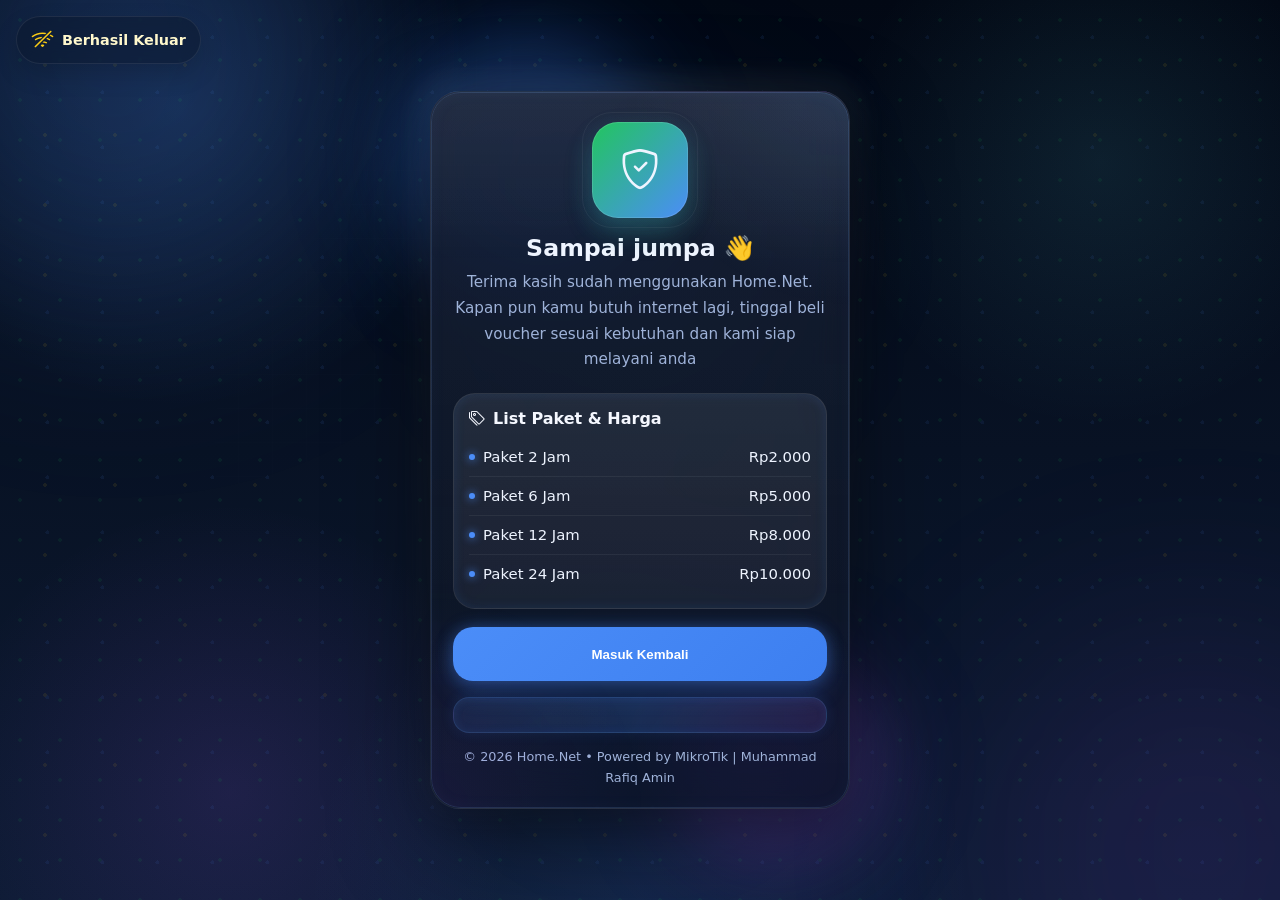
<file: logout.html>
<!DOCTYPE html>
<html lang="id">
<head>
<meta charset="UTF-8">
<meta name="viewport" content="width=device-width, initial-scale=1.0">
<title>Logout - Home.Net</title>
<link rel="icon" href="img/Home.Net.png" type="image/png" />
<link rel="stylesheet" href="css/bootstrap-icons.css">

<style>
:root{
  --bg:#020814;
  --bg-soft:#081224;
  --bg-deep:#0d1b34;
  --card:rgba(8,17,34,.58);
  --card-strong:rgba(10,20,40,.74);
  --text:#eef4ff;
  --muted:#9fb3d9;
  --muted-2:#7f94b8;
  --blue:#4b8df8;
  --blue2:#3d7ff0;
  --cyan:#67e8f9;
  --green:#22c55e;
  --yellow:#facc15;
  --purple:#a855f7;
  --shadow:
    0 34px 100px rgba(0,0,0,.42),
    0 16px 40px rgba(0,0,0,.18),
    inset 0 0 0 1px rgba(255,255,255,.03);
  --radius:30px;
}

*{
  margin:0;
  padding:0;
  box-sizing:border-box;
}

html{
  -webkit-tap-highlight-color:transparent;
  scroll-behavior:smooth;
}

body{
  font-family:Inter,system-ui,-apple-system,BlinkMacSystemFont,"Segoe UI",sans-serif;
  min-height:100vh;
  min-height:100dvh;
  background:
    radial-gradient(circle at 14% 12%, rgba(75,141,248,.18), transparent 22%),
    radial-gradient(circle at 86% 18%, rgba(103,232,249,.09), transparent 20%),
    radial-gradient(circle at 18% 88%, rgba(168,85,247,.12), transparent 22%),
    radial-gradient(circle at 50% 100%, rgba(75,141,248,.12), transparent 30%),
    linear-gradient(180deg, var(--bg) 0%, var(--bg-soft) 50%, var(--bg-deep) 100%);
  display:flex;
  align-items:center;
  justify-content:center;
  padding:22px;
  overflow:hidden;
  color:var(--text);
  position:relative;
}

body::before,
body::after{
  content:"";
  position:fixed;
  border-radius:50%;
  pointer-events:none;
  z-index:0;
  filter:blur(110px);
}

body::before{
  width:470px;
  height:470px;
  top:-180px;
  left:-120px;
  background:rgba(75,141,248,.16);
  animation:orbFloatA 15s ease-in-out infinite;
}

body::after{
  width:420px;
  height:420px;
  right:-130px;
  bottom:-160px;
  background:rgba(168,85,247,.10);
  animation:orbFloatB 18s ease-in-out infinite;
}

.bg-grid{
  position:fixed;
  inset:0;
  pointer-events:none;
  z-index:0;
  opacity:.14;
  background-image:
    linear-gradient(rgba(255,255,255,.04) 1px, transparent 1px),
    linear-gradient(90deg, rgba(255,255,255,.04) 1px, transparent 1px);
  background-size:34px 34px;
  mask-image:radial-gradient(circle at center, #000 34%, transparent 92%);
}

.bg-glow{
  position:fixed;
  inset:0;
  pointer-events:none;
  z-index:0;
}

.bg-glow::before,
.bg-glow::after{
  content:"";
  position:absolute;
  border-radius:50%;
}

.bg-glow::before{
  width:360px;
  height:360px;
  top:8%;
  left:50%;
  transform:translateX(-50%);
  background:radial-gradient(circle, rgba(75,141,248,.14), transparent 72%);
  filter:blur(90px);
  animation:pulseGlow 6s ease-in-out infinite;
}

.bg-glow::after{
  width:280px;
  height:280px;
  bottom:8%;
  left:50%;
  transform:translateX(-50%);
  background:radial-gradient(circle, rgba(168,85,247,.10), transparent 72%);
  filter:blur(80px);
  animation:pulseGlow 7.5s ease-in-out infinite reverse;
}

.noise{
  position:fixed;
  inset:0;
  pointer-events:none;
  z-index:0;
  opacity:.04;
  background-image:
    radial-gradient(circle at 20% 20%, rgba(255,255,255,.8) 0.6px, transparent 0.7px),
    radial-gradient(circle at 80% 40%, rgba(255,255,255,.7) 0.6px, transparent 0.7px),
    radial-gradient(circle at 40% 80%, rgba(255,255,255,.75) 0.6px, transparent 0.7px);
  background-size:120px 120px, 170px 170px, 190px 190px;
}

/* WRAPPER */

.wrapper{
  width:100%;
  max-width:430px;
  position:relative;
  z-index:1;
  margin:0 auto;
}

.wrapper::before{
  content:"";
  position:absolute;
  inset:-16px;
  border-radius:38px;
  background:
    linear-gradient(135deg, rgba(255,255,255,.06), rgba(255,255,255,.01)),
    radial-gradient(circle at top center, rgba(143,208,255,.09), transparent 40%);
  opacity:.72;
  z-index:0;
  filter:blur(12px);
  pointer-events:none;
}

/* GLOW ORBIT */

.glow-orbit{
  position:absolute;
  inset:-60px;
  filter:blur(30px);
  z-index:0;
  pointer-events:none;
  animation:spin 14s linear infinite;
}

.glow-orbit::before{
  content:"";
  position:absolute;
  width:220px;
  height:220px;
  border-radius:50%;
  background:rgba(59,130,246,.28);
  top:0;
  left:5%;
  box-shadow:
    0 0 60px rgba(59,130,246,.35),
    0 0 120px rgba(59,130,246,.22);
  animation:pulse1 3s ease-in-out infinite;
}

.glow-orbit::after{
  content:"";
  position:absolute;
  width:180px;
  height:180px;
  border-radius:50%;
  background:rgba(168,85,247,.24);
  bottom:0;
  right:5%;
  box-shadow:
    0 0 60px rgba(168,85,247,.28),
    0 0 120px rgba(168,85,247,.18);
  animation:pulse2 4s ease-in-out infinite;
}

/* SCAN */

.scan-line{
  position:absolute;
  inset:0;
  z-index:0;
  overflow:hidden;
  border-radius:30px;
  pointer-events:none;
}

.scan-line::before{
  content:"";
  position:absolute;
  width:140%;
  height:2px;
  left:-20%;
  background:linear-gradient(
    90deg,
    transparent,
    #60a5fa,
    #a855f7,
    transparent
  );
  box-shadow:
    0 0 10px rgba(96,165,250,.8),
    0 0 18px rgba(168,85,247,.35);
  animation:scan 4s linear infinite;
}

/* CARD */

.card{
  position:relative;
  z-index:1;
  width:100%;
  max-width:100%;
  background:
    linear-gradient(180deg, rgba(255,255,255,.042), rgba(255,255,255,.01)),
    linear-gradient(180deg, rgba(12,20,38,.68), rgba(7,15,30,.58)),
    var(--card);
  border-radius:30px;
  padding:32px 22px 22px;
  backdrop-filter:blur(22px) saturate(155%);
  -webkit-backdrop-filter:blur(22px) saturate(155%);
  box-shadow:var(--shadow);
  text-align:center;
  border:1px solid rgba(255,255,255,.08);
  overflow:hidden;
}

.card::before{
  content:"";
  position:absolute;
  inset:0;
  border-radius:inherit;
  pointer-events:none;
  background:
    linear-gradient(180deg, rgba(255,255,255,.06), transparent 24%),
    radial-gradient(circle at top right, rgba(96,165,250,.12), transparent 26%),
    radial-gradient(circle at bottom left, rgba(168,85,247,.08), transparent 26%);
}

.card::after{
  content:"";
  position:absolute;
  inset:0;
  border-radius:inherit;
  pointer-events:none;
  border:1px solid rgba(96,165,250,.12);
  box-shadow:
    inset 0 0 18px rgba(96,165,250,.04),
    0 0 18px rgba(96,165,250,.04);
}

/* TOP STATUS */

.top-status{
  position:fixed;
  top:16px;
  left:16px;
  display:flex;
  align-items:center;
  gap:8px;
  font-weight:800;
  font-size:.9rem;
  color:#fff8cc;
  z-index:10;
  padding:10px 14px;
  border-radius:999px;
  background:rgba(10,20,40,.45);
  border:1px solid rgba(255,255,255,.08);
  backdrop-filter:blur(12px);
  -webkit-backdrop-filter:blur(12px);
  box-shadow:0 10px 24px rgba(0,0,0,.16);
}

.bi1{
  font-size:1.6em;
  color:var(--yellow);
  animation:wifiBlink 1.2s infinite;
}

/* animasi khusus wifi */
@keyframes wifiBlink{
  0%,100%{
    opacity:1;
    transform:scale(1);
    filter:drop-shadow(0 0 4px rgba(250,204,21,.6));
  }
  50%{
    opacity:.3;
    transform:scale(0.85);
    filter:drop-shadow(0 0 10px rgba(250,204,21,1));
  }
}
/* ICON SUCCESS */

.logo{
  width:96px;
  height:96px;
  margin:auto;
  border-radius:26px;
  display:flex;
  align-items:center;
  justify-content:center;
  background:linear-gradient(135deg,#22c55e,#4b8df8);
  font-size:40px;
  position:relative;
  box-shadow:
    0 0 0 1px rgba(255,255,255,.12) inset,
    0 14px 30px rgba(34,197,94,.18),
    0 10px 24px rgba(75,141,248,.22);
  animation:pop .7s ease;
}

.logo::before{
  content:"";
  position:absolute;
  inset:-10px;
  border-radius:30px;
  border:1px solid rgba(255,255,255,.08);
  opacity:.65;
  animation:ringPulse 1.8s ease-out infinite;
}

.logo svg{
  color:#fff;
  animation:
    checkBounce .9s ease,
    checkSpin 6s linear infinite;
  transform-origin:center;
}

/* TEXT */

h1{
  margin-top:16px;
  font-size:1.48rem;
  font-weight:900;
  animation:fadeUp .7s ease;
}

.sub{
  color:var(--muted);
  font-size:.95rem;
  margin-top:8px;
  line-height:1.7;
  animation:fadeUp .9s ease;
}

/* PACKAGE */

.package-box{
  margin-top:20px;
  border-radius:22px;
  padding:15px;
  background:
    linear-gradient(180deg, rgba(255,255,255,.05), rgba(255,255,255,.02)),
    rgba(255,255,255,.03);
  border:1px solid rgba(255,255,255,.08);
  box-shadow:0 0 12px rgba(59,130,246,.12) inset;
  animation:fadeUp 1s ease;
  text-align:left;
}

.package-title{
  font-weight:800;
  margin-bottom:10px;
  display:flex;
  align-items:center;
  gap:8px;
  color:#f5f8ff;
  justify-content:flex-start;
}

.package-list{
  list-style:none;
}

.package-list li{
  display:flex;
  justify-content:space-between;
  align-items:center;
  gap:12px;
  padding:10px 0 10px 14px;
  border-bottom:1px solid rgba(255,255,255,.06);
  position:relative;
  font-size:.93rem;
}

.package-list li:last-child{
  border-bottom:none;
}

.package-list li::before{
  content:"";
  position:absolute;
  left:0;
  top:50%;
  width:6px;
  height:6px;
  border-radius:50%;
  background:#4b8df8;
  box-shadow:0 0 8px #4b8df8;
  transform:translateY(-50%);
}

/* BUTTON */

.btn{
  margin-top:18px;
  height:54px;
  border:none;
  border-radius:20px;
  font-weight:900;
  width:100%;
  cursor:pointer;
  background:linear-gradient(135deg,var(--blue),var(--blue2));
  color:white;
  position:relative;
  overflow:hidden;
  box-shadow:
    0 0 16px rgba(75,141,248,.35),
    0 12px 24px rgba(61,127,240,.24);
  transition:transform .2s ease, box-shadow .25s ease, filter .25s ease;
  display:flex;
  align-items:center;
  justify-content:center;
  gap:10px;
  animation:fadeUp 1.1s ease;
}

.btn::before{
  content:"";
  position:absolute;
  inset:0;
  background:linear-gradient(
    120deg,
    transparent,
    rgba(255,255,255,.5),
    transparent
  );
  transform:translateX(-120%);
}

.btn:hover::before{
  animation:shine .7s;
}

.btn:hover{
  transform:translateY(-2px);
  filter:brightness(1.04);
}

.btn:active{
  transform:scale(.985);
}

.btn svg{
  font-size:1rem;
  animation:arrowPulse 1.4s ease-in-out infinite;
}

/* MARQUEE */

.marquee{
  margin-top:16px;
  overflow:hidden;
  white-space:nowrap;
  border-radius:16px;
  border:1px solid rgba(96,165,250,.18);
  background:
    linear-gradient(180deg, rgba(255,255,255,.025), rgba(255,255,255,.01)),
    linear-gradient(90deg, rgba(59,130,246,.1), rgba(59,130,246,.18), rgba(168,85,247,.1));
  box-shadow:
    0 0 14px rgba(59,130,246,.12),
    inset 0 0 10px rgba(59,130,246,.1);
  animation:fadeUp 1.2s ease;
}

.marquee span{
  display:inline-block;
  padding:9px 0 9px 100%;
  animation:marquee 14s linear infinite;
  font-size:.85rem;
  color:#eaf2ff;
  font-weight:700;
}

/* FOOTER */

.footer{
  margin-top:14px;
  font-size:.8rem;
  color:#9fb3d9;
  animation:fadeUp 1.3s ease;
  line-height:1.6;
}

/* CONFETTI */

.confetti{
  position:fixed;
  inset:0;
  pointer-events:none;
  background-image:
    radial-gradient(#22c55e 2px, transparent 2px),
    radial-gradient(#4b8df8 2px, transparent 2px),
    radial-gradient(#facc15 2px, transparent 2px);
  background-size:40px 40px, 55px 55px, 70px 70px;
  background-position:0 0, 20px 10px, 10px 30px;
  opacity:.08;
  animation:conf 10s linear infinite;
}

/* ICON */

.icon{
  width:1em;
  height:1em;
  display:inline-block;
  flex:0 0 auto;
  vertical-align:-0.125em;
  fill:currentColor;
  stroke:none;
}

/* ANIM */

@keyframes spin{
  100%{transform:rotate(360deg)}
}

@keyframes pulse1{
  0%,100%{transform:scale(1);opacity:.7}
  50%{transform:scale(1.2);opacity:1}
}

@keyframes pulse2{
  0%,100%{transform:scale(1);opacity:.7}
  50%{transform:scale(1.25);opacity:1}
}

@keyframes scan{
  0%{top:-10%;opacity:0}
  15%{opacity:1}
  85%{opacity:1}
  100%{top:110%;opacity:0}
}

@keyframes blink{
  50%{opacity:.2}
}

@keyframes shine{
  100%{transform:translateX(120%)}
}

@keyframes pop{
  0%{transform:scale(.5);opacity:0}
  100%{transform:scale(1);opacity:1}
}

@keyframes conf{
  100%{background-position:0 200px, 20px 260px, 10px 180px}
}

@keyframes marquee{
  0%{transform:translateX(0)}
  100%{transform:translateX(-100%)}
}

@keyframes ringPulse{
  0%{
    transform:scale(.9);
    opacity:0;
  }
  35%{
    opacity:.55;
  }
  100%{
    transform:scale(1.18);
    opacity:0;
  }
}

@keyframes checkBounce{
  0%{
    transform:scale(.3) rotate(-18deg);
    opacity:0;
  }
  55%{
    transform:scale(1.18) rotate(8deg);
    opacity:1;
  }
  100%{
    transform:scale(1) rotate(0);
    opacity:1;
  }
}

@keyframes checkSpin{
  0%,100%{
    transform:rotate(0deg);
  }
  50%{
    transform:rotate(8deg);
  }
}

@keyframes fadeUp{
  0%{
    opacity:0;
    transform:translateY(16px);
  }
  100%{
    opacity:1;
    transform:translateY(0);
  }
}

@keyframes arrowPulse{
  0%,100%{
    transform:translateX(0);
  }
  50%{
    transform:translateX(3px);
  }
}

@keyframes orbFloatA{
  0%,100%{ transform:translate(0,0) scale(1); }
  50%{ transform:translate(26px,18px) scale(1.08); }
}

@keyframes orbFloatB{
  0%,100%{ transform:translate(0,0) scale(1); }
  50%{ transform:translate(-20px,-14px) scale(1.06); }
}

@keyframes pulseGlow{
  0%,100%{
    transform:translateX(-50%) scale(1);
    opacity:.82;
  }
  50%{
    transform:translateX(-50%) scale(1.08);
    opacity:1;
  }
}

@media (min-width:1024px){
  .wrapper{
    max-width:420px;
  }

  .card{
    padding:30px 22px 20px;
  }

  .glow-orbit{
    inset:-42px;
  }
}

/* RESPONSIVE */

@media (max-width:640px){
  body{
    padding:14px;
  }

  .card,
  .scan-line{
    border-radius:24px;
  }

  .card{
    padding:24px 18px 18px;
  }

  .logo{
    width:86px;
    height:86px;
    border-radius:22px;
    font-size:36px;
  }

  .top-status{
    top:14px;
    left:14px;
    right:14px;
    width:max-content;
    max-width:calc(100% - 28px);
  }
}

@media (max-width:420px){
  .card,
  .scan-line{
    border-radius:22px;
  }

  .card{
    padding:22px 16px 16px;
  }

  h1{
    font-size:1.32rem;
  }

  .sub{
    font-size:.9rem;
  }

  .package-list li{
    font-size:.92rem;
  }
}
</style>
</head>
<body>

<div class="bg-grid"></div>
<div class="bg-glow"></div>
<div class="noise"></div>
<div class="confetti"></div>

<div class="top-status">
  <i class="bi1 bi-wifi-off"></i>
  Berhasil Keluar
</div>

<div class="wrapper">
  <div class="glow-orbit"></div>
  <div class="scan-line"></div>

  <div class="card">

    <div class="logo">
      <i class="bi2 bi-shield-check"></i>
    </div>

    <h1>Sampai jumpa 👋</h1>

    <div class="sub">
      Terima kasih sudah menggunakan Home.Net. Kapan pun kamu butuh internet lagi, tinggal beli voucher sesuai kebutuhan dan kami siap melayani anda
    </div>

    <div class="package-box">
      <div class="package-title">
        <i class="bi bi-tags"></i>
        List Paket & Harga
      </div>

      <ul class="package-list">
        <li>
          <span>Paket 2 Jam</span>
          <span>Rp2.000</span>
        </li>
        <li>
          <span>Paket 6 Jam</span>
          <span>Rp5.000</span>
        </li>
        <li>
          <span>Paket 12 Jam</span>
          <span>Rp8.000</span>
        </li>
        <li>
          <span>Paket 24 Jam</span>
          <span>Rp10.000</span>
        </li>
      </ul>
    </div>

    <button class="btn" id="loginBtn" onclick="goLogin()">
      <span>Masuk Kembali</span>
    </button>

    <div class="marquee">
      <span>
        ✅ Logout berhasil • 📡 Home.Net Hotspot • 🚀 Terima kasih sudah menggunakan layanan kami • 🎫 Login lagi kapan pun kamu butuh internet
      </span>
    </div>

    <div class="footer">
      © 2026 Home.Net • Powered by MikroTik | Muhammad Rafiq Amin
    </div>

  </div>
</div>

<script>
let audioCtx = null;
let successSoundPlayed = false;

function getAudioContext() {
  try {
    const AudioCtx = window.AudioContext || window.webkitAudioContext;
    if (!AudioCtx) return null;
    if (!audioCtx) audioCtx = new AudioCtx();
    if (audioCtx.state === 'suspended') {
      audioCtx.resume().catch(() => {});
    }
    return audioCtx;
  } catch (e) {
    return null;
  }
}

function playTone(freq, duration, type = 'sine', volume = 0.03, startOffset = 0) {
  try {
    const ctx = getAudioContext();
    if (!ctx) return;

    const osc = ctx.createOscillator();
    const gain = ctx.createGain();
    const startTime = ctx.currentTime + startOffset;
    const endTime = startTime + (duration / 1000);

    osc.type = type;
    osc.frequency.setValueAtTime(freq, startTime);
    gain.gain.setValueAtTime(0.0001, startTime);
    gain.gain.exponentialRampToValueAtTime(Math.max(volume, 0.0002), startTime + 0.01);
    gain.gain.exponentialRampToValueAtTime(0.0001, endTime);

    osc.connect(gain);
    gain.connect(ctx.destination);
    osc.start(startTime);
    osc.stop(endTime + 0.02);
  } catch (e) {}
}

function playSuccessSound() {
  if (successSoundPlayed) return;
  successSoundPlayed = true;

  playTone(660, 100, 'sine', 0.035, 0.00);
  playTone(880, 120, 'sine', 0.035, 0.11);
  playTone(1046, 160, 'sine', 0.035, 0.24);
}

function unlockAudioAndPlaySuccess() {
  const ctx = getAudioContext();
  if (!ctx) return;
  playSuccessSound();
}

function goLogin() {
  playTone(720, 120, 'triangle', 0.035);
  setTimeout(() => {
    window.location.href = '$(link-login)';
  }, 120);
}

window.addEventListener('load', () => {
  setTimeout(() => {
    playSuccessSound();
  }, 250);
});

['click', 'touchstart', 'keydown'].forEach((eventName) => {
  document.addEventListener(eventName, unlockAudioAndPlaySuccess, { once: true, passive: true });
});
</script>

</body>
</html>
</file>
